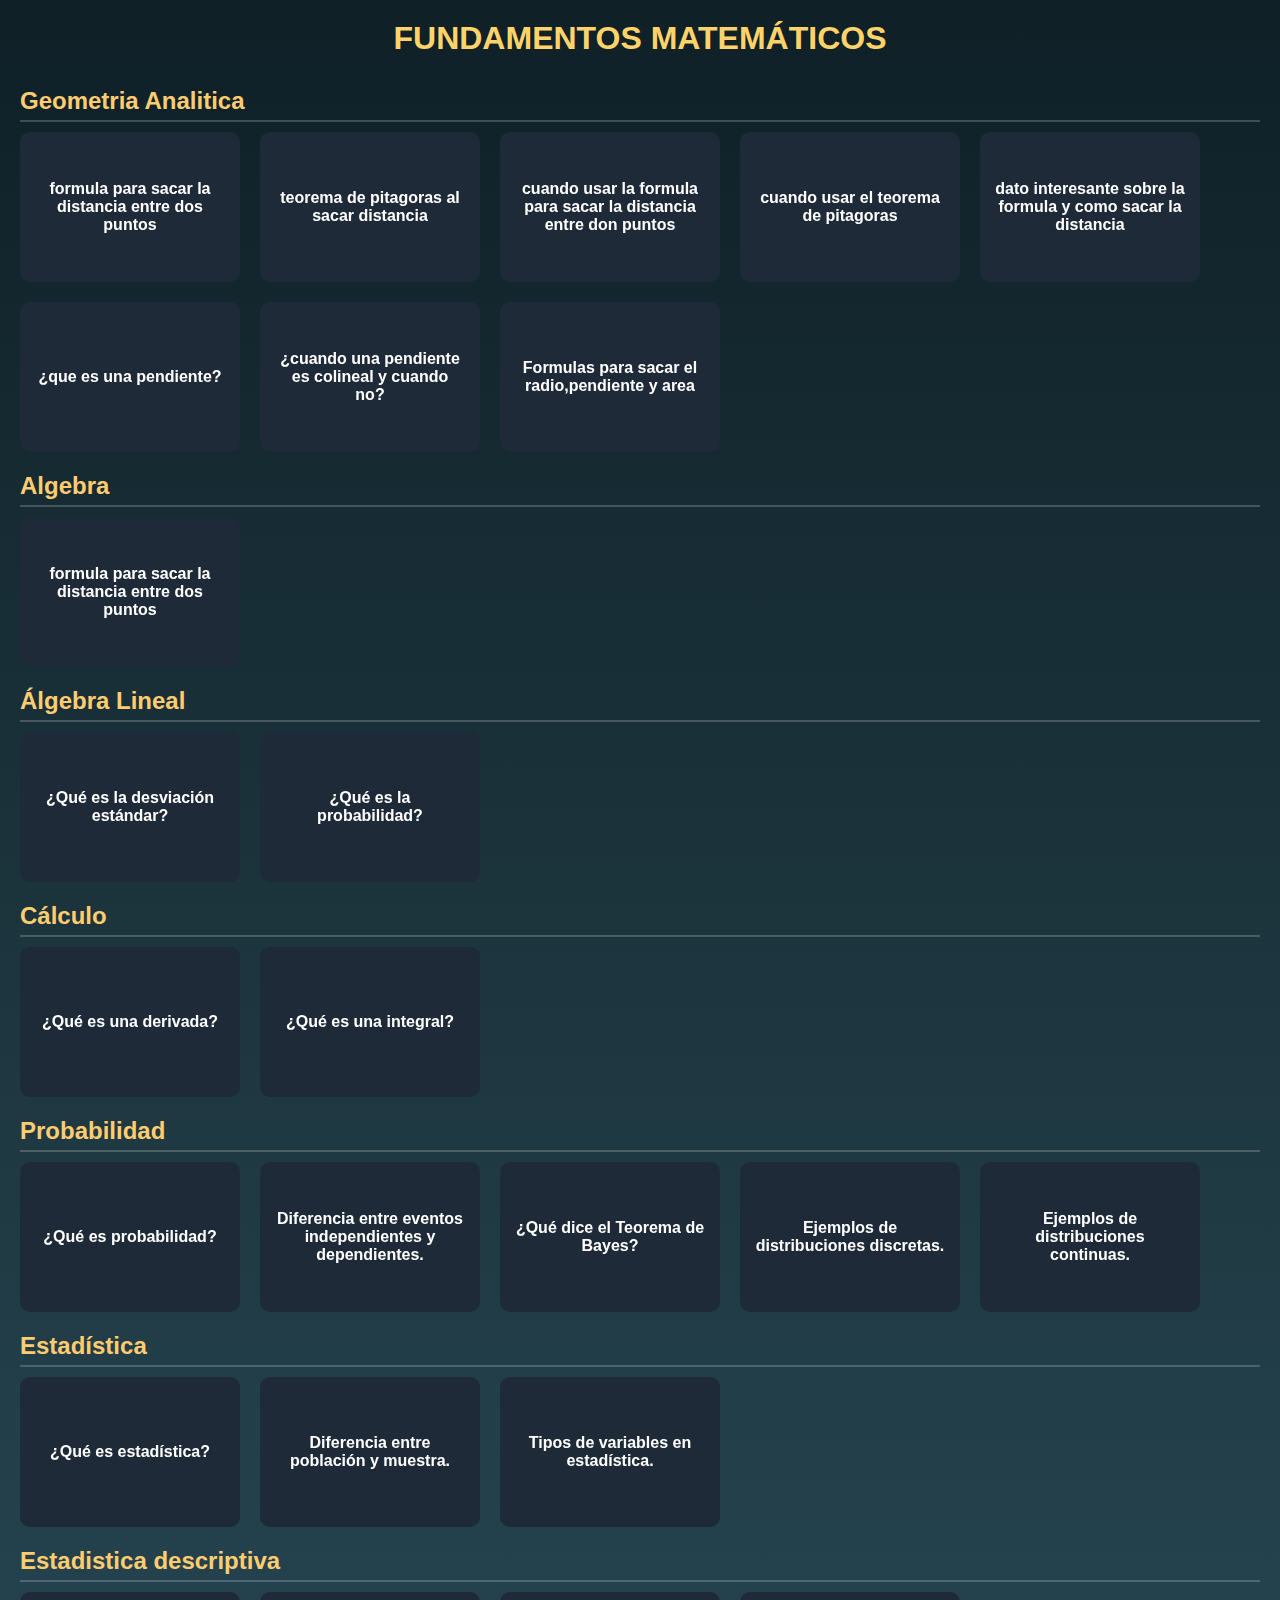
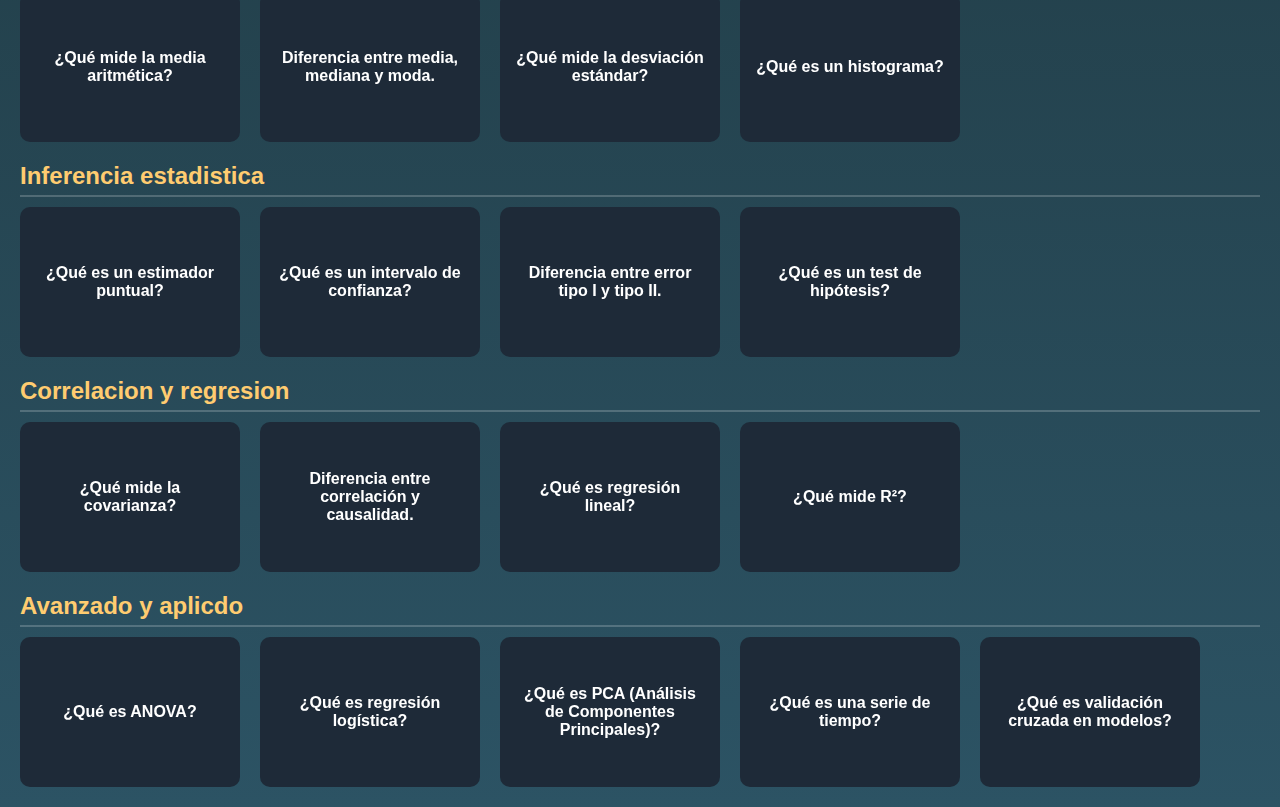
<file: fundamentos.html>
<!DOCTYPE html>
<html lang="es">
<head>
    <meta charset="UTF-8">
    <meta name="viewport" content="width=device-width, initial-scale=1.0">
    <title>Fundamentos Matemáticos</title>
    <link rel="stylesheet" href="fundamentos.css">
</head>
<body>
    <section class="tema">
        <h1>FUNDAMENTOS MATEMÁTICOS</h1>

        <h2>Geometria Analitica</h2>
        <div class="tarjetas">
            <div class="tarjeta">
                <div class="tarjeta-inner">
                    <div class="frente">formula para sacar la distancia entre dos puntos</div>
                    <div class="atras"> d =(x2​−x1​)2+(y2​−y1​)2 </div>
                </div>
            </div>
            <div class="tarjeta">
                <div class="tarjeta-inner">
                    <div class="frente">teorema de pitagoras al sacar distancia</div>
                    <div class="atras"> a2+b2=c2 </div>
                </div>
            </div>
            <div class="tarjeta">
                <div class="tarjeta-inner">
                    <div class="frente">cuando usar la formula para sacar la distancia entre don puntos</div>
                    <div class="atras">cuado lo requieras mas cuando hay DECIMALES</div>
                </div>
            </div>
            <div class="tarjeta">
                <div class="tarjeta-inner">
                    <div class="frente">cuando usar el teorema de pitagoras</div>
                    <div class="atras"> muy preactico si los numeros son ENTEROS o faciles de clacular</div>
                </div>
            </div>
            <div class="tarjeta">
                <div class="tarjeta-inner">
                    <div class="frente">dato interesante sobre la formula y como sacar la distancia</div>
                    <div class="atras">3√3 primero se saca raiz y luego se multiplica -1/4 se divide solamente</div>
                </div>
            </div>
            <div class="tarjeta">
                <div class="tarjeta-inner">
                    <div class="frente">¿que es una pendiente?</div>
                    <div class="atras">inclinación o declive de una superficie</div>
                </div>
            </div>
            <div class="tarjeta">
                <div class="tarjeta-inner">
                    <div class="frente">¿cuando una pendiente es colineal y cuando no?</div>
                    <div class="atras">es colineal cuando los tres puntos son iguales y cuando no, no son colineales</div>
                </div>
            </div>
            <div class="tarjeta">
                <div class="tarjeta-inner">
                    <div class="frente">Formulas para sacar el radio,pendiente y area</div>
                    <div class="atras">R:radio, P:pendiente, d:distancia, π=3.1416 R=d/2, P=πd A=πR²</div>
                </div>
            </div>
        </div>

        <h2>Algebra</h2>
        <div class="tarjetas">
            <div class="tarjeta">
                <div class="tarjeta-inner">
                    <div class="frente">formula para sacar la distancia entre dos puntos</div>
                    <div class="atras"></div>
                </div>
            </div>
            
            
        </div>
        
        <h2>Álgebra Lineal</h2>
        <div class="tarjetas">
            <div class="tarjeta">
                <div class="tarjeta-inner">
                    <div class="frente">¿Qué es la desviación estándar?</div>
                    <div class="atras">Medida que indica cuánto se dispersan los datos respecto a la media.</div>
                </div>
            </div>
            <div class="tarjeta">
                <div class="tarjeta-inner">
                    <div class="frente">¿Qué es la probabilidad?</div>
                    <div class="atras">La medida de la posibilidad de que ocurra un evento.</div>
                </div>
            </div>
        </div>

        <h2>Cálculo</h2>
        <div class="tarjetas">
            <div class="tarjeta">
                <div class="tarjeta-inner">
                    <div class="frente">¿Qué es una derivada?</div>
                    <div class="atras">Tasa de cambio instantánea de una función respecto a una variable.</div>
                </div>
            </div>
            <div class="tarjeta">
                <div class="tarjeta-inner">
                    <div class="frente">¿Qué es una integral?</div>
                    <div class="atras">Acumulación de cantidades, representando áreas bajo una curva.</div>
                </div>
            </div>
        </div>

        <h2>Probabilidad</h2>
        <div class="tarjetas">
            <div class="tarjeta">
                <div class="tarjeta-inner">
                    <div class="frente">¿Qué es probabilidad?</div>
                    <div class="atras">Medida de la certeza de que ocurra un evento (entre 0 y 1).</div>
                </div>
            </div>
            <div class="tarjeta">
                <div class="tarjeta-inner">
                    <div class="frente">Diferencia entre eventos independientes y dependientes.</div>
                    <div class="atras">Independientes: no se afectan entre sí. Dependientes: el resultado de uno influye en el otro.</div>
                </div>
            </div>
            <div class="tarjeta">
                <div class="tarjeta-inner">
                    <div class="frente">¿Qué dice el Teorema de Bayes?</div>
                    <div class="atras">Permite calcular la probabilidad de un evento dado que ha ocurrido otro.</div>
                </div>
            </div>
            <div class="tarjeta">
                <div class="tarjeta-inner">
                    <div class="frente">Ejemplos de distribuciones discretas.</div>
                    <div class="atras">Bernoulli, Binomial, Poisson.</div>
                </div>
            </div>
            <div class="tarjeta">
                <div class="tarjeta-inner">
                    <div class="frente">Ejemplos de distribuciones continuas.</div>
                    <div class="atras">Normal, Uniforme, Exponencial, t-Student.</div>
                </div>
            </div>
        </div>

        <h2>Estadística</h2>
        <div class="tarjetas">
            <div class="tarjeta">
                <div class="tarjeta-inner">
                    <div class="frente">¿Qué es estadística?</div>
                    <div class="atras">La ciencia que recopila, organiza, analiza e interpreta datos para tomar decisiones.</div>
                </div>
            </div>
            <div class="tarjeta">
                <div class="tarjeta-inner">
                    <div class="frente">Diferencia entre población y muestra.</div>
                    <div class="atras">Población = conjunto completo de elementos. Muestra = subconjunto representativo de la población.</div>
                </div>
            </div>
            <div class="tarjeta">
                <div class="tarjeta-inner">
                    <div class="frente">Tipos de variables en estadística.</div>
                    <div class="atras">Cualitativas (nominal, ordinal) y cuantitativas (discretas, continuas).</div>
                </div>
            </div>
        </div>
        <h2>Estadistica descriptiva</h2>
        <div class="tarjetas">
            <div class="tarjeta">
                <div class="tarjeta-inner">
                    <div class="frente">¿Qué mide la media aritmética?</div>
                    <div class="atras">El promedio de un conjunto de datos.</div>
                </div>
            </div>
            <div class="tarjeta">
                <div class="tarjeta-inner">
                    <div class="frente">Diferencia entre media, mediana y moda.</div>
                    <div class="atras">Media = promedio, Mediana = valor central, Moda = valor más frecuente.</div>
                </div>
            </div>
            <div class="tarjeta">
                <div class="tarjeta-inner">
                    <div class="frente">¿Qué mide la desviación estándar?</div>
                    <div class="atras">El grado de dispersión de los datos respecto a la media.</div>
                </div>
            </div>
            <div class="tarjeta">
                <div class="tarjeta-inner">
                    <div class="frente">¿Qué es un histograma?</div>
                    <div class="atras">Gráfico de barras que representa la distribución de frecuencias de una variable.</div>
                </div>
            </div>
        </div>
        <h2>Inferencia estadistica</h2>
        <div class="tarjetas">
            <div class="tarjeta">
                <div class="tarjeta-inner">
                    <div class="frente">¿Qué es un estimador puntual?</div>
                    <div class="atras">Valor único que se usa para aproximar un parámetro poblacional.</div>
                </div>
            </div>
            <div class="tarjeta">
                <div class="tarjeta-inner">
                    <div class="frente">¿Qué es un intervalo de confianza?</div>
                    <div class="atras">Rango de valores dentro del cual se espera que se encuentre un parámetro poblacional con cierta probabilidad.</div>
                </div>
            </div>
            <div class="tarjeta">
                <div class="tarjeta-inner">
                    <div class="frente">Diferencia entre error tipo I y tipo II.</div>
                    <div class="atras">Tipo I: rechazar una hipótesis verdadera. Tipo II: no rechazar una hipótesis falsa.</div>
                </div>
            </div>
            <div class="tarjeta">
                <div class="tarjeta-inner">
                    <div class="frente">¿Qué es un test de hipótesis?</div>
                    <div class="atras">Procedimiento para evaluar afirmaciones sobre parámetros poblacionales usando datos de muestra.</div>
                </div>
            </div>
        </div>
        <h2>Correlacion y regresion</h2>
        <div class="tarjetas">
            <div class="tarjeta">
                <div class="tarjeta-inner">
                    <div class="frente">¿Qué mide la covarianza?</div>
                    <div class="atras">El grado en que dos variables varían juntas.</div>
                </div>
            </div>
            <div class="tarjeta">
                <div class="tarjeta-inner">
                    <div class="frente">Diferencia entre correlación y causalidad.</div>
                    <div class="atras">Correlación = asociación entre variables. Causalidad = una variable influye directamente en la otra.</div>
                </div>
            </div>
            <div class="tarjeta">
                <div class="tarjeta-inner">
                    <div class="frente">¿Qué es regresión lineal?</div>
                    <div class="atras">Modelo estadístico que relaciona una variable dependiente con una o más independientes mediante una línea recta.</div>
                </div>
            </div>
            <div class="tarjeta">
                <div class="tarjeta-inner">
                    <div class="frente">¿Qué mide R²?</div>
                    <div class="atras">Proporción de variabilidad de la variable dependiente explicada por el modelo.</div>
                </div>
            </div>
        </div>
        <h2>Avanzado y aplicdo</h2>
        <div class="tarjetas">
            <div class="tarjeta">
                <div class="tarjeta-inner">
                    <div class="frente">¿Qué es ANOVA?</div>
                    <div class="atras">Análisis de varianza, prueba que compara medias de más de dos grupos.</div>
                </div>
            </div>
            <div class="tarjeta">
                <div class="tarjeta-inner">
                    <div class="frente">¿Qué es regresión logística?</div>
                    <div class="atras">Modelo estadístico usado para variables dependientes categóricas (sí/no)</div>
                </div>
            </div>
            <div class="tarjeta">
                <div class="tarjeta-inner">
                    <div class="frente">¿Qué es PCA (Análisis de Componentes Principales)?</div>
                    <div class="atras">Técnica de reducción de dimensionalidad que transforma variables correlacionadas en componentes independientes.</div>
                </div>
            </div>
            <div class="tarjeta">
                <div class="tarjeta-inner">
                    <div class="frente">¿Qué es una serie de tiempo?</div>
                    <div class="atras">Conjunto de observaciones ordenadas cronológicamente para analizar tendencia y estacionalidad.</div>
                </div>
            </div>
            <div class="tarjeta">
                <div class="tarjeta-inner">
                    <div class="frente">¿Qué es validación cruzada en modelos?</div>
                    <div class="atras">Técnica para evaluar la capacidad predictiva de un modelo usando divisiones de los datos en entrenamiento y prueba.</div>
                </div>
            </div>
        </div>

    </section>

    <script src="script.js"></script>
</body>
</html>
</file>
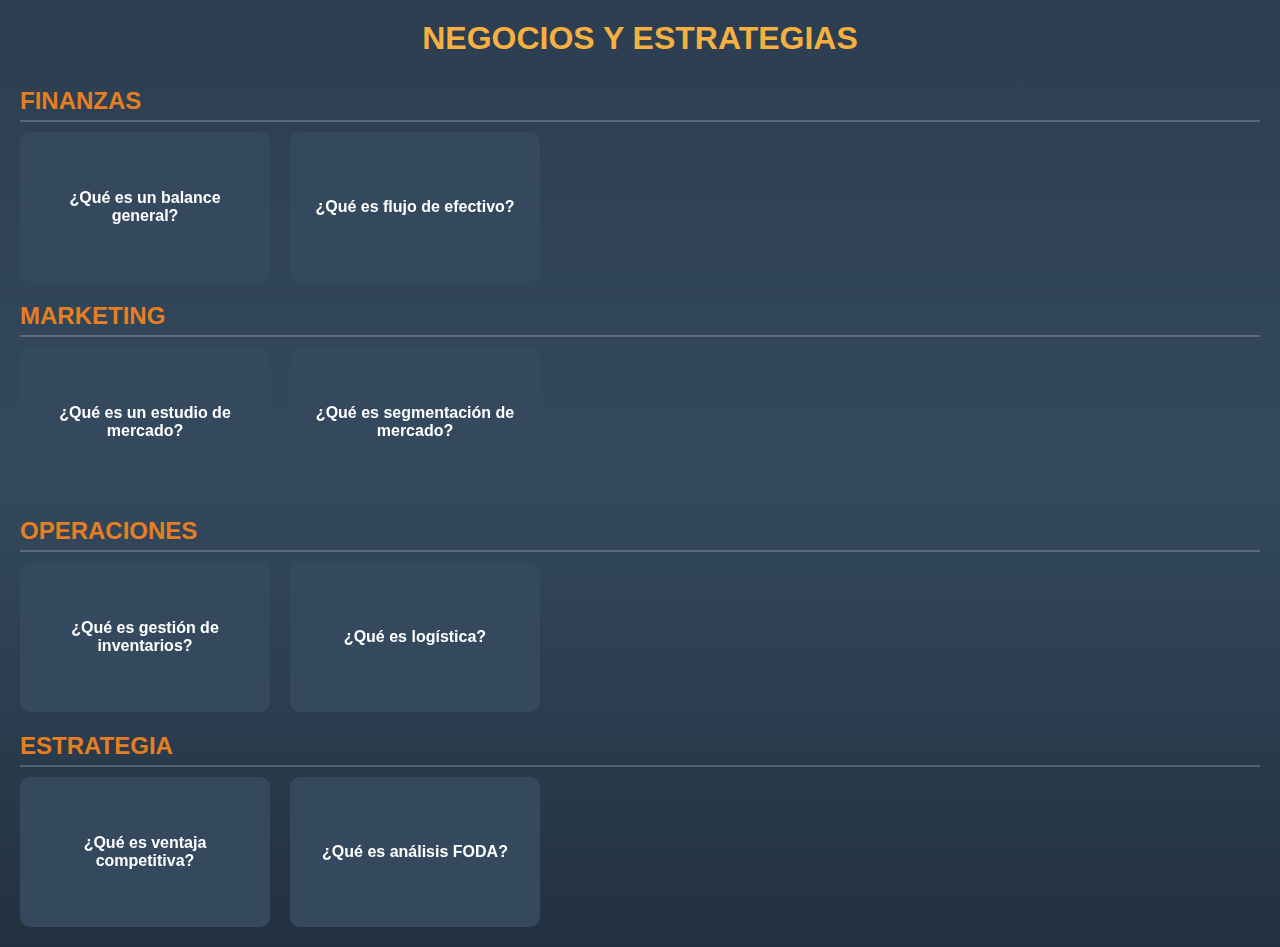
<file: negocios.html>
<!DOCTYPE html>
<html lang="es">
<head>
    <meta charset="UTF-8">
    <meta name="viewport" content="width=device-width, initial-scale=1.0">
    <title>Negocios y Estrategia</title>
    <link rel="stylesheet" href="negocios.css">
</head>
<body>
    <section class="tema">
        <h1>NEGOCIOS Y ESTRATEGIAS</h1>

        <h2>FINANZAS</h2>
        <div class="tarjetas">
            <div class="tarjeta">
                <div class="tarjeta-inner">
                    <div class="frente">¿Qué es un balance general?</div>
                    <div class="atras">Estado financiero que muestra activos, pasivos y capital de una empresa.</div>
                </div>
            </div>
            <div class="tarjeta">
                <div class="tarjeta-inner">
                    <div class="frente">¿Qué es flujo de efectivo?</div>
                    <div class="atras">Movimiento de entradas y salidas de dinero en una empresa.</div>
                </div>
            </div>
        </div>

        <h2>MARKETING</h2>
        <div class="tarjetas">
            <div class="tarjeta">
                <div class="tarjeta-inner">
                    <div class="frente">¿Qué es un estudio de mercado?</div>
                    <div class="atras">Análisis de consumidores y competencia para tomar decisiones comerciales.</div>
                </div>
            </div>
            <div class="tarjeta">
                <div class="tarjeta-inner">
                    <div class="frente">¿Qué es segmentación de mercado?</div>
                    <div class="atras">División de clientes según características similares para estrategias específicas.</div>
                </div>
            </div>
        </div>

        <h2>OPERACIONES</h2>
        <div class="tarjetas">
            <div class="tarjeta">
                <div class="tarjeta-inner">
                    <div class="frente">¿Qué es gestión de inventarios?</div>
                    <div class="atras">Control de existencias de productos para satisfacer la demanda sin excedentes.</div>
                </div>
            </div>
            <div class="tarjeta">
                <div class="tarjeta-inner">
                    <div class="frente">¿Qué es logística?</div>
                    <div class="atras">Planificación y ejecución del transporte y almacenamiento de productos.</div>
                </div>
            </div>
        </div>

        <h2>ESTRATEGIA</h2>
        <div class="tarjetas">
            <div class="tarjeta">
                <div class="tarjeta-inner">
                    <div class="frente">¿Qué es ventaja competitiva?</div>
                    <div class="atras">Elemento que permite a una empresa diferenciarse de sus competidores.</div>
                </div>
            </div>
            <div class="tarjeta">
                <div class="tarjeta-inner">
                    <div class="frente">¿Qué es análisis FODA?</div>
                    <div class="atras">Evaluación de Fortalezas, Oportunidades, Debilidades y Amenazas de un negocio.</div>
                </div>
            </div>
        </div>
    </section>

    <script src="script.js"></script>
</body>
</html>
</file>
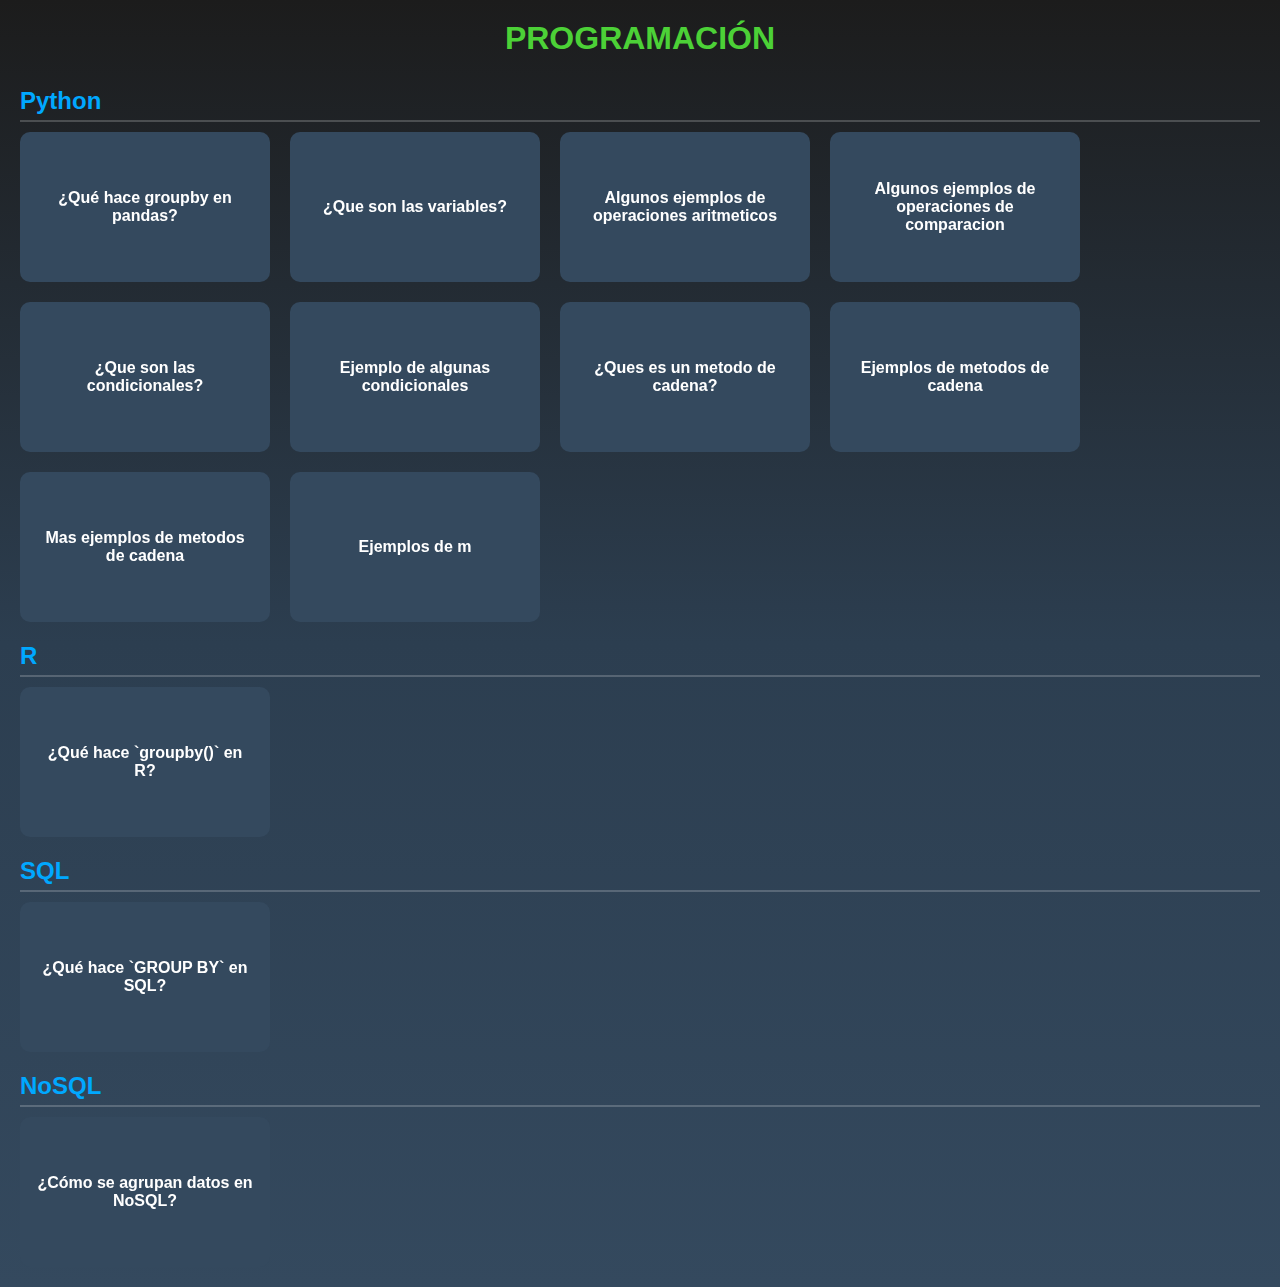
<file: programacion.html>
<!DOCTYPE html>
<html lang="es">
<head>
    <meta charset="UTF-8">
    <meta name="viewport" content="width=device-width, initial-scale=1.0">
    <title>Programación</title>
    <link rel="stylesheet" href="programacion.css">
</head>
<body>
    <!-- Programación -->
    <section class="tema">
        <h1>PROGRAMACIÓN</h1>

        <h2>Python</h2>
        <div class="tarjetas">
            <div class="tarjeta">
                <div class="tarjeta-inner">
                    <div class="frente">¿Qué hace groupby en pandas?</div>
                    <div class="atras">Agrupa datos según columnas para aplicar funciones agregadas.</div>
                </div>
            </div>
            <div class= "tarjeta">
                <div class= "tarjeta-inner">
                    <div class="frente">¿Que son las variables?</div>
                    <div class="atras">Espacio de memoria nombrado que se utiliza para almacenar valores</div>
                </div>
            </div>
            <div class= "tarjeta">
                <div class= "tarjeta-inner">
                    <div class="frente">Algunos ejemplos de operaciones aritmeticos</div>
                    <div class="atras">+SUMA, -RESTA, *MULTIPLICACION, /DIVISION, %MODULO(residuo), **POTENCIA, //DIVISION ENTERA</div>
                </div>
            </div>
            <div class= "tarjeta">
                <div class= "tarjeta-inner">
                    <div class="frente">Algunos ejemplos de operaciones de comparacion</div>
                    <div class="atras">== es igual que, ! esdistinto de,  es menor que, > es mayor que,  es menor o igual que </div>
                </div>
            </div>
            <div class= "tarjeta">
                <div class= "tarjeta-inner">
                    <div class="frente">¿Que son las condicionales?</div>
                    <div class="atras">Las condicionales son estructuras que permiten ejecutar ciertas instrucciones solo si se cumple una condición.</div>
                </div>
            </div>
            <div class= "tarjeta">
                <div class= "tarjeta-inner">
                    <div class="frente">Ejemplo de algunas condicionales</div>
                    <div class="atras"> if, elif, else, segun el resultado va a dar verdadero  o falso</div>
                </div>
            </div>
            <div class= "tarjeta">
                <div class= "tarjeta-inner">
                    <div class="frente">¿Ques es un metodo de cadena?</div>
                    <div class="atras"> un método de cadena es cualquier función que se aplica a un texto (string) para manipularlo o consultarlo.</div>
                </div>
            </div>
            <div class= "tarjeta">
                <div class= "tarjeta-inner">
                    <div class="frente">Ejemplos de metodos de cadena</div>
                    <div class="atras">.upper(),.lower(),.capitalize(),.title(),.strip(),.lstrip(),.rstrip(),.replace(a.b),.split()</div>
                </div>
            </div>
            <div class= "tarjeta">
                <div class= "tarjeta-inner">
                    <div class="frente">Mas ejemplos de metodos de cadena</div>
                    <div class="atras">.join(),.find(),.startswith(),.endswith(),.count(),.isalnum(),.isalpha(),.isdigit(),.isspace(),.swapcase(),.center(n),.zfill(n)</div>
                </div>
            </div>
            <div class= "tarjeta">
                <div class= "tarjeta-inner">
                    <div class="frente">Ejemplos de m</div>
                    <div class="atras"> un método de cadena es cualquier función que se aplica a un texto (string) para manipularlo o consultarlo.</div>
                </div>
            </div>
            
        </div>
        
        

        <h2>R</h2>
        <div class="tarjetas">
            <div class="tarjeta">
                <div class="tarjeta-inner">
                    <div class="frente">¿Qué hace `groupby()` en R?</div>
                    <div class="atras">Agrupa datos según columnas o factores para aplicar funciones resumidas.</div>
                </div>
            </div>
        </div>

        <h2>SQL</h2>
        <div class="tarjetas">
            <div class="tarjeta">
                <div class="tarjeta-inner">
                    <div class="frente">¿Qué hace `GROUP BY` en SQL?</div>
                    <div class="atras">Agrupa filas según columnas para usar funciones agregadas como SUM o COUNT.</div>
                </div>
            </div>
        </div>

        <h2>NoSQL</h2>
        <div class="tarjetas">
            <div class="tarjeta">
                <div class="tarjeta-inner">
                    <div class="frente">¿Cómo se agrupan datos en NoSQL?</div>
                    <div class="atras">Depende de la base: se usan agregaciones o pipelines según el motor, como MongoDB.</div>
                </div>
            </div>
        </div>

    </section>

    <script src="script.js"></script>
</body>
</html>
</file>
<file: fundamentos.css>
* {
    margin: 0;
    padding: 0;
    box-sizing: border-box;
}

body {
    font-family: 'Segoe UI', Tahoma, sans-serif;
    background: linear-gradient(180deg, #0f2027, #203a43, #2c5364);
    color: white;
    padding: 20px;
}

h1 {
    text-align: center;
    margin-bottom: 30px;
    font-size: 2rem;
    color: #ffd369;
}

h2 {
    margin: 20px 0 10px;
    color: #ffcc70;
    border-bottom: 2px solid rgba(255,255,255,0.2);
    padding-bottom: 5px;
}

.tarjetas {
    display: flex;
    flex-wrap: wrap;
    gap: 20px;
}

/* Tarjeta externa */
.tarjeta {
    width: 220px;
    height: 150px;
    perspective: 1000px;
    cursor: pointer;
}

/* Contenedor interno que rota */
.tarjeta-inner {
    position: relative;
    width: 100%;
    height: 100%;
    transition: transform 0.6s;
    transform-style: preserve-3d;
}

/* Cuando se agrega la clase .volteada */
.tarjeta.volteada .tarjeta-inner {
    transform: rotateY(180deg);
}

/* Lados de la tarjeta */
.frente, .atras {
    position: absolute;
    width: 100%;
    height: 100%;
    border-radius: 10px;
    backface-visibility: hidden;
    display: flex;
    align-items: center;
    justify-content: center;
    text-align: center;
    font-size: 1rem;
    padding: 15px;
    color: #fff;
}

/* Lado frontal */
.frente {
    background: #1e2a38;
    font-weight: bold;
}

/* Lado trasero */
.atras {
    background: #3b4a59;
    transform: rotateY(180deg);
}
</file>
<file: negocios.css>
* {
    margin: 0;
    padding: 0;
    box-sizing: border-box;
}

body {
    font-family: 'Segoe UI', Tahoma, sans-serif;
    background: linear-gradient(180deg, #2c3e50, #34495e, #22313f);
    color: white;
    padding: 20px;
}

h1 {
    text-align: center;
    margin-bottom: 30px;
    font-size: 2rem;
    color: #f5b041;
}

h2 {
    margin: 20px 0 10px;
    color: #e67e22;
    border-bottom: 2px solid rgba(255,255,255,0.2);
    padding-bottom: 5px;
}

.tarjetas {
    display: flex;
    flex-wrap: wrap;
    gap: 20px;
}

/* Tarjeta externa */
.tarjeta {
    width: 250px;
    height: 150px;
    perspective: 1000px;
    cursor: pointer;
}

/* Contenedor interno que rota */
.tarjeta-inner {
    position: relative;
    width: 100%;
    height: 100%;
    transition: transform 0.6s;
    transform-style: preserve-3d;
}

/* Cuando se agrega la clase .volteada */
.tarjeta.volteada .tarjeta-inner {
    transform: rotateY(180deg);
}

/* Lados de la tarjeta */
.frente, .atras {
    position: absolute;
    width: 100%;
    height: 100%;
    border-radius: 10px;
    backface-visibility: hidden;
    display: flex;
    align-items: center;
    justify-content: center;
    text-align: center;
    font-size: 1rem;
    padding: 15px;
    color: #fff;
}

/* Lado frontal */
.frente {
    background: #34495e;
    font-weight: bold;
}

/* Lado trasero */
.atras {
    background: #16a085;
    transform: rotateY(180deg);
}
</file>
<file: programacion.css>
* {
    margin: 0;
    padding: 0;
    box-sizing: border-box;
}

body {
    font-family: 'Segoe UI', Tahoma, sans-serif;
    background: linear-gradient(180deg, #1c1c1c, #2c3e50, #34495e);
    color: white;
    padding: 20px;
}

h1 {
    text-align: center;
    margin-bottom: 30px;
    font-size: 2rem;
    color: #4cd137;
}

h2 {
    margin: 20px 0 10px;
    color: #00a8ff;
    border-bottom: 2px solid rgba(255,255,255,0.2);
    padding-bottom: 5px;
}

.tarjetas {
    display: flex;
    flex-wrap: wrap;
    gap: 20px;
}

/* Tarjeta externa */
.tarjeta {
    width: 250px;
    height: 150px;
    perspective: 1000px;
    cursor: pointer;
}

/* Contenedor interno que rota */
.tarjeta-inner {
    position: relative;
    width: 100%;
    height: 100%;
    transition: transform 0.6s;
    transform-style: preserve-3d;
}

/* Cuando se agrega la clase .volteada */
.tarjeta.volteada .tarjeta-inner {
    transform: rotateY(180deg);
}

/* Lados de la tarjeta */
.frente, .atras {
    position: absolute;
    width: 100%;
    height: 100%;
    border-radius: 10px;
    backface-visibility: hidden;
    display: flex;
    align-items: center;
    justify-content: center;
    text-align: center;
    font-size: 1rem;
    padding: 15px;
    color: #fff;
}

/* Lado frontal */
.frente {
    background: #34495e;
    font-weight: bold;
}

/* Lado trasero */
.atras {
    background: #1abc9c;
    transform: rotateY(180deg);
}
</file>
